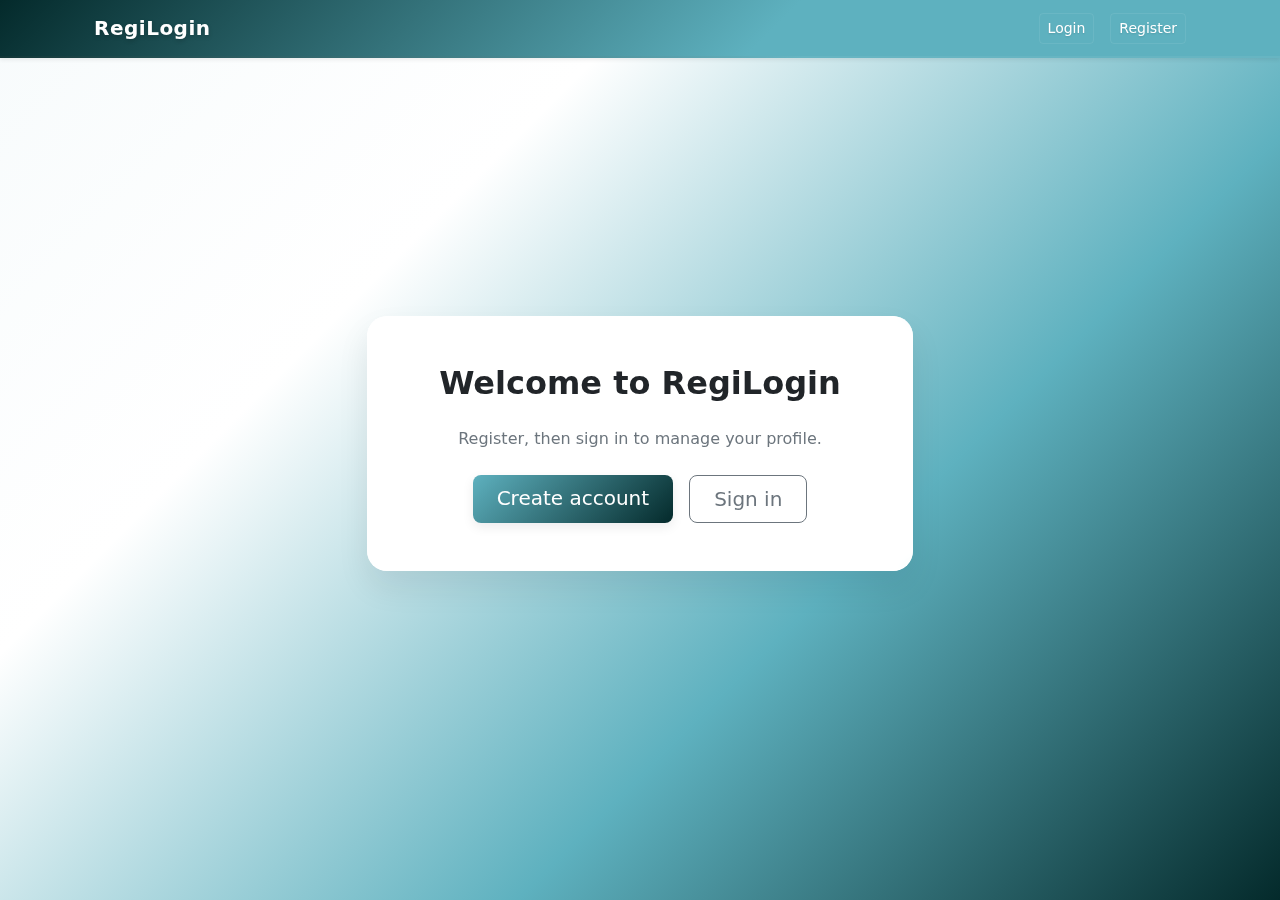
<file: public/index.html>
<!DOCTYPE html>
<html lang="en">
<head>
  <meta charset="UTF-8" />
  <meta name="viewport" content="width=device-width, initial-scale=1" />
  <title>RegiLogin</title>
  <link rel="icon" type="image/svg+xml" href="../assets/favicon.svg?v=1" />
  <link rel="alternate icon" type="image/svg+xml" href="../assets/icon.svg?v=1" />
  <link rel="shortcut icon" type="image/svg+xml" href="../assets/favicon.svg?v=1" />
  <link href="https://cdn.jsdelivr.net/npm/bootstrap@5.3.3/dist/css/bootstrap.min.css" rel="stylesheet" crossorigin="anonymous">
  <link rel="stylesheet" href="../css/style.css" />
</head>
<body class="auth-page">
  <nav class="navbar navbar-warm shadow-sm">
    <div class="container-fluid container-lg px-3 px-md-4">
      <a class="navbar-brand fw-bold" href="index.html">RegiLogin</a>
      <div class="d-flex">
        <ul class="navbar-nav ms-auto align-items-center gap-2 gap-lg-3 flex-row">
          <li class="nav-item"><a class="btn btn-outline-light btn-sm" href="login.html">Login</a></li>
          <li class="nav-item"><a class="btn btn-outline-light btn-sm" href="register.html">Register</a></li>
        </ul>
      </div>
    </div>
  </nav>

  <main class="container py-4 py-md-5">
    <div class="row justify-content-center align-items-center min-vh-75">
      <div class="col-11 col-sm-10 col-md-8 col-lg-7 col-xl-6">
        <div class="card shadow-lg border-0 auth-card">
          <div class="card-body p-3 p-sm-4 p-md-5 text-center">
            <h1 class="h2 h3-sm mb-3 mb-md-4 fw-bold">Welcome to RegiLogin</h1>
            <p class="text-secondary mb-4 fs-6">Register, then sign in to manage your profile.</p>
            <div class="d-grid d-sm-flex gap-2 gap-sm-3 justify-content-center flex-wrap">
              <a class="btn btn-brand btn-lg px-4 py-2" href="register.html">Create account</a>
              <a class="btn btn-outline-secondary btn-lg px-4 py-2" href="login.html">Sign in</a>
            </div>
          </div>
        </div>
      </div>
    </div>
  </main>

  <script src="https://code.jquery.com/jquery-3.7.1.min.js" crossorigin="anonymous"></script>
  <script src="https://cdn.jsdelivr.net/npm/bootstrap@5.3.3/dist/js/bootstrap.bundle.min.js" crossorigin="anonymous"></script>
</body>
 </html>
</file>
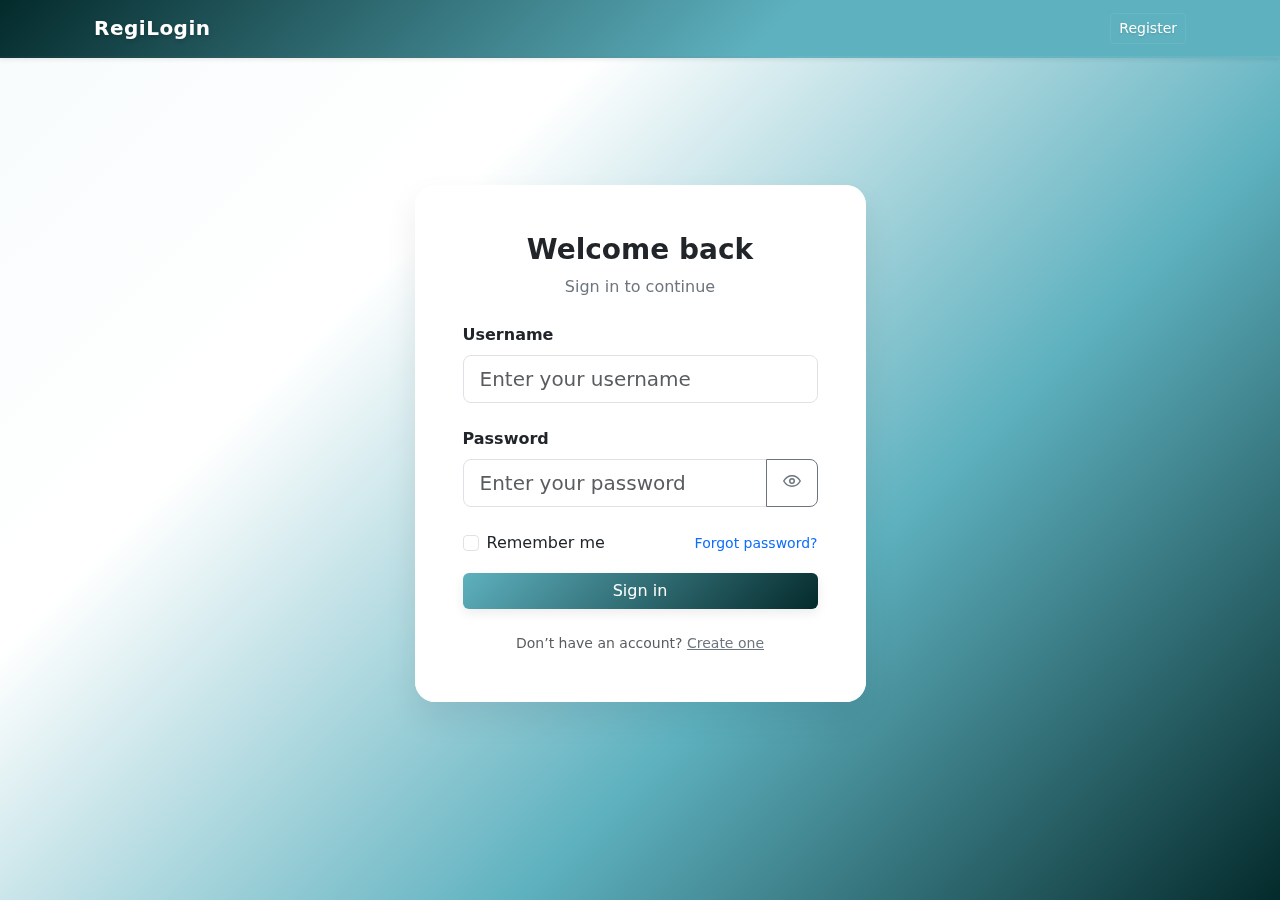
<file: public/login.html>
<!DOCTYPE html>
<html lang="en">
<head>
  <meta charset="UTF-8" />
  <meta name="viewport" content="width=device-width, initial-scale=1" />
  <title>Login • RegiLogin</title>
  <link rel="icon" type="image/svg+xml" href="../assets/favicon.svg?v=1" />
  <link rel="alternate icon" type="image/svg+xml" href="../assets/icon.svg?v=1" />
  <link rel="shortcut icon" type="image/svg+xml" href="../assets/favicon.svg?v=1" />
  <link href="https://cdn.jsdelivr.net/npm/bootstrap@5.3.3/dist/css/bootstrap.min.css" rel="stylesheet" integrity="sha384-QWTKZyjpPEjISv5WaRU9OFeRpok6YctnYmDr5pNlyT2bRjXh0JMhjY6hW+ALEwIH" crossorigin="anonymous">
  <link rel="stylesheet" href="../css/style.css" />
</head>
<body class="auth-page">
  <nav class="navbar navbar-warm shadow-sm">
    <div class="container-fluid container-lg px-3 px-md-4">
      <a class="navbar-brand fw-bold" href="login.html">RegiLogin</a>
      <div class="d-flex">
        <ul class="navbar-nav ms-auto align-items-center gap-2 gap-lg-3 flex-row">
          <li class="nav-item"><a class="btn btn-outline-light btn-sm" href="register.html">Register</a></li>
        </ul>
      </div>
    </div>
  </nav>

  <main class="container py-4 py-md-5">
    <div class="row justify-content-center align-items-center min-vh-75">
      <div class="col-11 col-sm-10 col-md-8 col-lg-6 col-xl-5">
        <div class="card shadow-lg border-0 auth-card">
          <div class="card-body p-3 p-sm-4 p-md-5">
            <div class="mb-4 text-center">
              <h1 class="h3 mb-2 fw-bold">Welcome back</h1>
              <p class="text-secondary mb-0 fs-6">Sign in to continue</p>
            </div>
            <form id="loginForm" novalidate>
              <div class="mb-3 mb-md-4">
                <label for="username" class="form-label fw-semibold">Username</label>
                <input type="text" class="form-control form-control-lg" id="username" autocomplete="username" required aria-required="true" placeholder="Enter your username" />
                <div class="invalid-feedback">Please enter your username.</div>
              </div>
              <div class="mb-3 mb-md-4">
                <label for="password" class="form-label fw-semibold">Password</label>
                <div class="input-group input-group-lg" id="passwordGroup">
                  <input type="password" class="form-control" id="password" autocomplete="current-password" required aria-required="true" placeholder="Enter your password" />
                  <button class="btn btn-outline-secondary" type="button" id="togglePassword" aria-label="Show password">
                    <span class="pw-eye" aria-hidden="true">
                      <svg width="18" height="18" viewBox="0 0 24 24" fill="none" stroke="currentColor" stroke-width="2" stroke-linecap="round" stroke-linejoin="round">
                        <path d="M1 12s4-7 11-7 11 7 11 7-4 7-11 7S1 12 1 12Z" />
                        <circle cx="12" cy="12" r="3" />
                      </svg>
                    </span>
                  </button>
                </div>
                <div class="invalid-feedback">Please enter your password.</div>
              </div>
              <div class="d-flex justify-content-between align-items-center mb-3">
                <div class="form-check">
                  <input class="form-check-input" type="checkbox" value="1" id="rememberMe">
                  <label class="form-check-label" for="rememberMe">Remember me</label>
                </div>
                <a class="small text-decoration-none" href="#" aria-disabled="true">Forgot password?</a>
              </div>
              <div class="d-grid">
                <button type="submit" class="btn btn-brand" id="btnLogin">
                  <span class="spinner-border spinner-border-sm me-2 d-none" role="status" aria-hidden="true" id="btnSpinner"></span>
                  <span>Sign in</span>
                </button>
              </div>
            </form>
            <div id="loginAlert" class="alert mt-3 d-none" role="alert" aria-live="polite"></div>
            <p class="text-center text-muted mt-4 mb-0 small">Don’t have an account? <a href="register.html" class="link-secondary">Create one</a></p>

          </div>
        </div>
      </div>
    </div>
  </main>

  <script src="https://code.jquery.com/jquery-3.7.1.min.js" integrity="sha256-/JqT3SQfawRcv/BIHPThkBvs0OEvtFFmqPF/lYI/Cxo=" crossorigin="anonymous"></script>
  <script src="https://cdn.jsdelivr.net/npm/bootstrap@5.3.3/dist/js/bootstrap.bundle.min.js" integrity="sha384-YvpcrYf0tY3lHB60NNkmXc5s9fDVZLESaAA55NDzOxhy9GkcIdslK1eN7N6jIeHz" crossorigin="anonymous"></script>
  <script src="../js/login.js"></script>
</body>
</html>
</file>
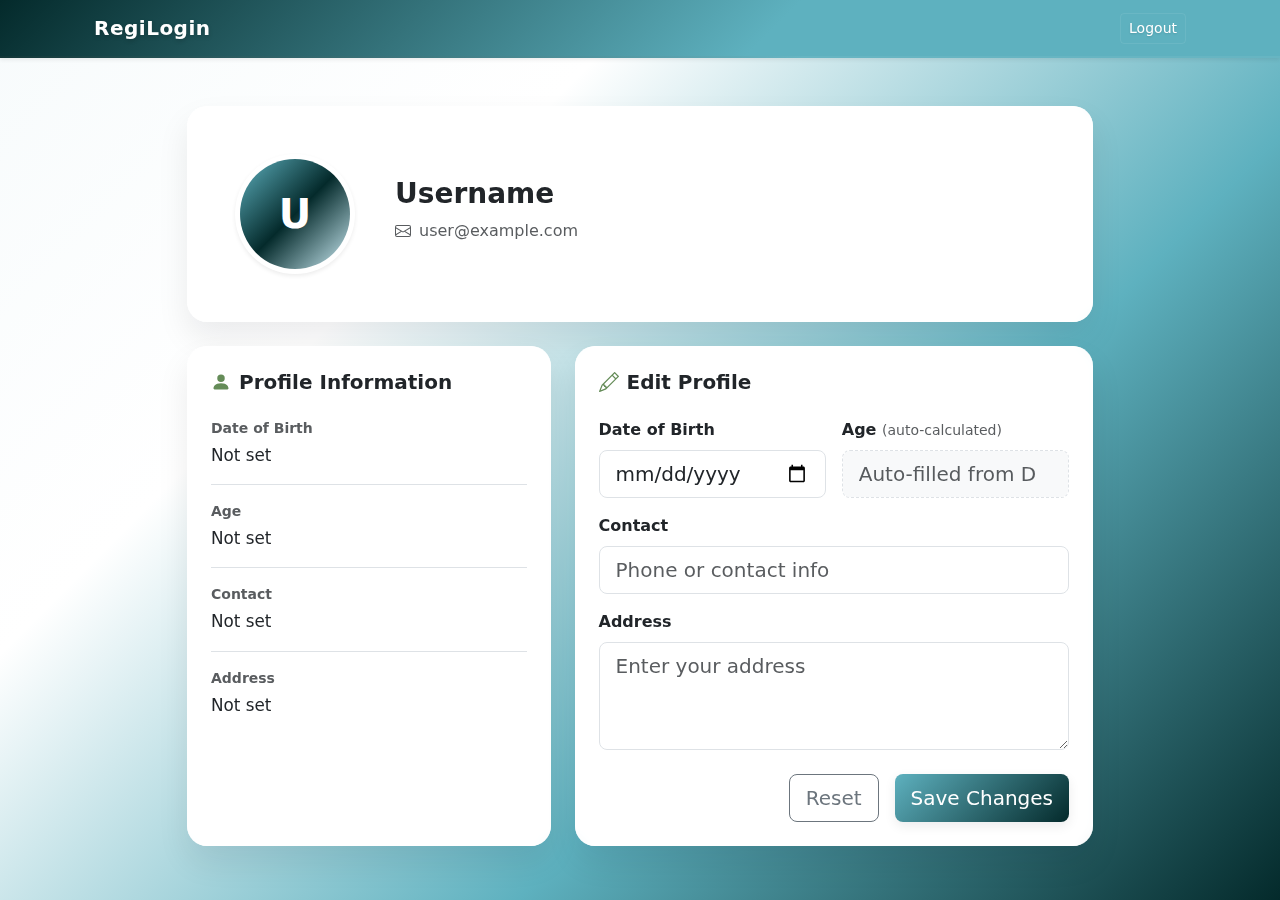
<file: public/profile.html>
<!DOCTYPE html>
<html lang="en">
<head>
  <meta charset="UTF-8" />
  <meta name="viewport" content="width=device-width, initial-scale=1" />
  <title>Profile • RegiLogin</title>
  <link rel="icon" type="image/svg+xml" href="../assets/favicon.svg?v=1" />
  <link rel="alternate icon" type="image/svg+xml" href="../assets/icon.svg?v=1" />
  <link rel="shortcut icon" type="image/svg+xml" href="../assets/favicon.svg?v=1" />
  <link href="https://cdn.jsdelivr.net/npm/bootstrap@5.3.3/dist/css/bootstrap.min.css" rel="stylesheet" integrity="sha384-QWTKZyjpPEjISv5WaRU9OFeRpok6YctnYmDr5pNlyT2bRjXh0JMhjY6hW+ALEwIH" crossorigin="anonymous">
  <link rel="stylesheet" href="../css/style.css" />
</head>
<body class="auth-page">
  <nav class="navbar navbar-warm shadow-sm">
    <div class="container-fluid container-lg px-3 px-md-4">
      <a class="navbar-brand fw-bold" href="profile.html">RegiLogin</a>
      <div class="d-flex">
        <ul class="navbar-nav ms-auto align-items-center gap-2 gap-lg-3 flex-row">
          <li class="nav-item"><button id="logoutBtn" class="btn btn-outline-light btn-sm">Logout</button></li>
        </ul>
      </div>
    </div>
  </nav>

  <main class="container-fluid container-lg py-4 py-md-5 px-3 px-md-4">
    <!-- User Profile Header Card -->
    <div class="row justify-content-center mb-4">
      <div class="col-12 col-xl-10">
        <div class="card shadow-lg border-0 auth-card">
          <div class="card-body p-4 p-md-5">
            <div class="row align-items-center">
              <div class="col-auto text-center">
                <div class="position-relative d-inline-block">
                  <div class="profile-avatar-wrapper rounded-circle shadow-sm bg-white d-flex align-items-center justify-content-center" style="width: 120px; height: 120px;">
                      <div id="userAvatar" class="rounded-circle d-flex align-items-center justify-content-center text-white fw-bold" style="width: 110px; height: 110px; font-size: 2.5rem; background: linear-gradient(135deg, #5eb1bf 0%, #042a2b 50%, #cdedf6 100%);">
                      <span id="avatarInitials">U</span>
                    </div>
                  </div>
                </div>
              </div>
              <div class="col">
                <div class="ms-3">
                  <h1 class="h3 mb-2 fw-bold" id="displayUsername">Username</h1>
                  <p class="mb-2 text-muted d-flex align-items-center">
                    <svg xmlns="http://www.w3.org/2000/svg" width="16" height="16" fill="currentColor" class="me-2" viewBox="0 0 16 16">
                      <path d="M0 4a2 2 0 0 1 2-2h12a2 2 0 0 1 2 2v8a2 2 0 0 1-2 2H2a2 2 0 0 1-2-2V4Zm2-1a1 1 0 0 0-1 1v.217l7 4.2 7-4.2V4a1 1 0 0 0-1-1H2Zm13 2.383-4.708 2.825L15 11.105V5.383Zm-.034 6.876-5.64-3.471L8 9.583l-1.326-.795-5.64 3.47A1 1 0 0 0 2 13h12a1 1 0 0 0 .966-.741ZM1 11.105l4.708-2.897L1 5.383v5.722Z"/>
                    </svg>
                    <span id="displayEmail">user@example.com</span>
                  </p>
                  <div class="d-flex flex-wrap gap-2">
                    <span class="badge badge-age" id="ageDisplay" style="display: none;">
                      <svg xmlns="http://www.w3.org/2000/svg" width="14" height="14" fill="currentColor" class="me-1" viewBox="0 0 16 16">
                        <path d="M16 8A8 8 0 1 1 0 8a8 8 0 0 1 16 0zM8 4a.905.905 0 0 0-.9.995l.35 3.507a.552.552 0 0 0 1.1 0l.35-3.507A.905.905 0 0 0 8 4zm.002 6a1 1 0 1 0 0 2 1 1 0 0 0 0-2z"/>
                      </svg>
                      <span id="ageBadgeText">Age: —</span>
                    </span>
                    <span class="badge badge-contact" id="contactDisplay" style="display: none;">
                      <svg xmlns="http://www.w3.org/2000/svg" width="14" height="14" fill="currentColor" class="me-1" viewBox="0 0 16 16">
                        <path d="M3.654 1.328a.678.678 0 0 0-1.015-.063L1.605 2.3c-.483.484-.661 1.169-.45 1.77a17.568 17.568 0 0 0 4.168 6.608 17.569 17.569 0 0 0 6.608 4.168c.601.211 1.286.033 1.77-.45l1.034-1.034a.678.678 0 0 0-.063-1.015l-2.307-1.794a.678.678 0 0 0-.58-.122l-2.19.547a1.745 1.745 0 0 1-1.657-.459L5.482 8.062a1.745 1.745 0 0 1-.46-1.657l.548-2.19a.678.678 0 0 0-.122-.58L3.654 1.328zM1.884.511a1.745 1.745 0 0 1 2.612.163L6.29 2.98c.329.423.445.974.315 1.494l-.547 2.19a.678.678 0 0 0 .178.643l2.457 2.457a.678.678 0 0 0 .644.178l2.189-.547a1.745 1.745 0 0 1 1.494.315l2.306 1.794c.829.645.905 1.87.163 2.611l-1.034 1.034c-.74.74-1.846 1.065-2.877.702a18.634 18.634 0 0 1-7.01-4.42 18.634 18.634 0 0 1-4.42-7.009c-.362-1.03-.037-2.137.703-2.877L1.885.511z"/>
                      </svg>
                      <span id="contactBadgeText">Contact</span>
                    </span>
                  </div>
                </div>
              </div>
            </div>
          </div>
        </div>
      </div>
    </div>

    <!-- Profile Details Section -->
    <div class="row justify-content-center">
      <div class="col-12 col-xl-10">
        <div class="row g-3 g-md-4">
          <!-- Profile Information Display -->
          <div class="col-12 col-lg-5">
            <div class="card shadow-lg border-0 auth-card h-100">
              <div class="card-body p-4">
                <h2 class="h5 mb-4 fw-bold d-flex align-items-center">
                  <svg xmlns="http://www.w3.org/2000/svg" width="20" height="20" fill="currentColor" class="me-2" style="color: #658C58;" viewBox="0 0 16 16">
                    <path d="M3 14s-1 0-1-1 1-4 6-4 6 3 6 4-1 1-1 1H3Zm5-6a3 3 0 1 0 0-6 3 3 0 0 0 0 6Z"/>
                  </svg>
                  Profile Information
                </h2>
                <div id="profileInfoDisplay">
                  <div class="mb-3 pb-3 border-bottom">
                    <label class="text-muted small fw-semibold d-block mb-1">Date of Birth</label>
                    <p class="mb-0 fw-medium" id="displayDob">Not set</p>
                  </div>
                  <div class="mb-3 pb-3 border-bottom">
                    <label class="text-muted small fw-semibold d-block mb-1">Age</label>
                    <p class="mb-0 fw-medium" id="displayAge">Not set</p>
                  </div>
                  <div class="mb-3 pb-3 border-bottom">
                    <label class="text-muted small fw-semibold d-block mb-1">Contact</label>
                    <p class="mb-0 fw-medium text-break" id="displayContact">Not set</p>
                  </div>
                  <div>
                    <label class="text-muted small fw-semibold d-block mb-1">Address</label>
                    <p class="mb-0 fw-medium" id="displayAddress">Not set</p>
                  </div>
                </div>
              </div>
            </div>
          </div>

          <!-- Profile Edit Form -->
          <div class="col-12 col-lg-7">
            <div class="card shadow-lg border-0 auth-card h-100">
              <div class="card-body p-4">
                <h2 class="h5 mb-4 fw-bold d-flex align-items-center">
                  <svg xmlns="http://www.w3.org/2000/svg" width="20" height="20" fill="currentColor" class="me-2" style="color: #658C58;" viewBox="0 0 16 16">
                    <path d="M12.146.146a.5.5 0 0 1 .708 0l3 3a.5.5 0 0 1 0 .708l-10 10a.5.5 0 0 1-.168.11l-5 2a.5.5 0 0 1-.65-.65l2-5a.5.5 0 0 1 .11-.168l10-10zM11.207 2.5 13.5 4.793 14.793 3.5 12.5 1.207 11.207 2.5zm1.586 3L10.5 3.207 4 9.707V10h.5a.5.5 0 0 1 .5.5v.5h.5a.5.5 0 0 1 .5.5v.5h.293l6.5-6.5zm-9.761 5.175-.106.106-1.528 3.821 3.821-1.528.106-.106A.5.5 0 0 1 5 12.5V12h-.5a.5.5 0 0 1-.5-.5V11h-.5a.5.5 0 0 1-.468-.325z"/>
                  </svg>
                  Edit Profile
                </h2>
                <form id="profileForm" novalidate>
                  <div class="row g-3">
                    <div class="col-12 col-sm-6">
                      <label class="form-label fw-semibold" for="dob">Date of Birth</label>
                      <input type="date" class="form-control form-control-lg" id="dob" />
                    </div>
                    <div class="col-12 col-sm-6">
                      <label class="form-label fw-semibold" for="age">Age <small class="text-muted fw-normal">(auto-calculated)</small></label>
                      <input type="number" class="form-control form-control-lg bg-light" id="age" min="1" max="120" placeholder="Auto-filled from DOB" readonly />
                    </div>
                    <div class="col-12">
                      <label class="form-label fw-semibold" for="contact">Contact</label>
                      <input type="text" class="form-control form-control-lg" id="contact" maxlength="64" placeholder="Phone or contact info" />
                    </div>
                    <div class="col-12">
                      <label class="form-label fw-semibold" for="address">Address</label>
                      <textarea class="form-control form-control-lg" id="address" rows="3" maxlength="256" placeholder="Enter your address"></textarea>
                    </div>
                  </div>
                  <div class="d-flex flex-column flex-sm-row justify-content-end gap-2 gap-sm-3 mt-4">
                    <button type="button" class="btn btn-outline-secondary btn-lg order-2 order-sm-1" id="btnReset" title="Clear fields">Reset</button>
                    <button type="submit" class="btn btn-brand btn-lg order-1 order-sm-2" id="btnSave">
                      <span class="spinner-border spinner-border-sm me-2 d-none" role="status" aria-hidden="true" id="saveSpinner"></span>
                      <span>Save Changes</span>
                    </button>
                  </div>
                </form>
                <div id="profileAlert" class="alert mt-3 d-none" role="alert" aria-live="polite"></div>
              </div>
            </div>
          </div>
        </div>
      </div>
    </div>
  </main>

  <script src="https://code.jquery.com/jquery-3.7.1.min.js" integrity="sha256-/JqT3SQfawRcv/BIHPThkBvs0OEvtFFmqPF/lYI/Cxo=" crossorigin="anonymous"></script>
  <script src="https://cdn.jsdelivr.net/npm/bootstrap@5.3.3/dist/js/bootstrap.bundle.min.js" integrity="sha384-YvpcrYf0tY3lHB60NNkmXc5s9fDVZLESaAA55NDzOxhy9GkcIdslK1eN7N6jIeHz" crossorigin="anonymous"></script>
  <script src="../js/profile.js"></script>
</body>
</html>
</file>
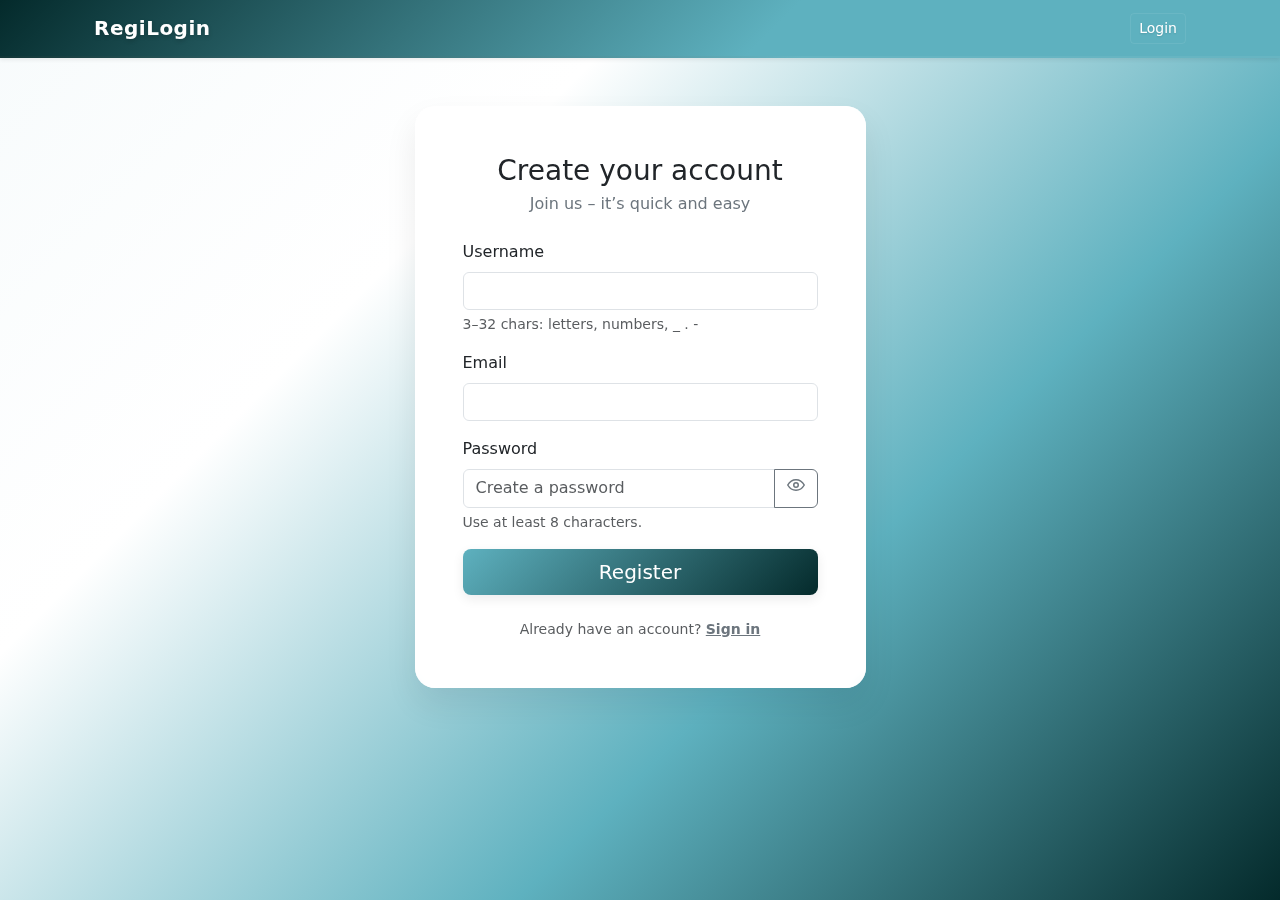
<file: public/register.html>
<!DOCTYPE html>
<html lang="en">
<head>
  <meta charset="UTF-8" />
  <meta name="viewport" content="width=device-width, initial-scale=1" />
  <title>Register • RegiLogin</title>
  <link rel="icon" type="image/svg+xml" href="../assets/favicon.svg?v=1" />
  <link rel="alternate icon" type="image/svg+xml" href="../assets/icon.svg?v=1" />
  <link rel="shortcut icon" type="image/svg+xml" href="../assets/favicon.svg?v=1" />
  <link href="https://cdn.jsdelivr.net/npm/bootstrap@5.3.3/dist/css/bootstrap.min.css" rel="stylesheet" integrity="sha384-QWTKZyjpPEjISv5WaRU9OFeRpok6YctnYmDr5pNlyT2bRjXh0JMhjY6hW+ALEwIH" crossorigin="anonymous">
  <link rel="stylesheet" href="../css/style.css" />
</head>
<body class="auth-page">
  <nav class="navbar navbar-warm shadow-sm">
    <div class="container-fluid container-lg px-3 px-md-4">
      <a class="navbar-brand fw-bold" href="login.html">RegiLogin</a>
      <div class="d-flex">
        <ul class="navbar-nav ms-auto align-items-center gap-2 gap-lg-3 flex-row">
          <li class="nav-item"><a class="btn btn-outline-light btn-sm" href="login.html">Login</a></li>
        </ul>
      </div>
    </div>
  </nav>

  <main class="container py-5">
    <div class="row justify-content-center">
      <div class="col-md-7 col-lg-6 col-xl-5">
        <div class="card shadow-lg auth-card">
          <div class="card-body p-4 p-md-5">
            <div class="mb-4 text-center">
              <h1 class="h3 mb-1">Create your account</h1>
              <p class="text-secondary mb-0">Join us – it’s quick and easy</p>
            </div>
            <form id="registerForm" novalidate>
              <div class="mb-3">
                <label for="username" class="form-label">Username</label>
                <input type="text" class="form-control" id="username" required minlength="3" maxlength="32" pattern="^[a-zA-Z0-9_.-]{3,32}$" autocomplete="username" aria-required="true" />
                <div class="form-text">3–32 chars: letters, numbers, _ . -</div>
                <div class="invalid-feedback">Username format invalid.</div>
              </div>
              <div class="mb-3">
                <label for="email" class="form-label">Email</label>
                <input type="email" class="form-control" id="email" required autocomplete="email" aria-required="true" />
                <div class="invalid-feedback">Enter a valid email.</div>
              </div>
              <div class="mb-3">
                <label for="password" class="form-label">Password</label>
                <div class="input-group">
                  <input type="password" class="form-control" id="password" required minlength="8" autocomplete="new-password" aria-required="true" placeholder="Create a password" />
                  <button class="btn btn-outline-secondary" type="button" id="toggleRegPassword" aria-label="Show password">
                    <span class="pw-eye" aria-hidden="true">
                      <svg width="18" height="18" viewBox="0 0 24 24" fill="none" stroke="currentColor" stroke-width="2" stroke-linecap="round" stroke-linejoin="round">
                        <path d="M1 12s4-7 11-7 11 7 11 7-4 7-11 7S1 12 1 12Z" />
                        <circle cx="12" cy="12" r="3" />
                      </svg>
                    </span>
                  </button>
                </div>
                <div class="form-text small">Use at least 8 characters.</div>
                <div class="invalid-feedback">Password must be 8+ characters.</div>
              </div>
              <div class="d-grid gap-2">
                <button type="submit" class="btn btn-brand btn-lg" id="btnRegister">
                  <span class="spinner-border spinner-border-sm me-2 d-none" role="status" aria-hidden="true" id="regSpinner"></span>
                  <span>Register</span>
                </button>
              </div>
            </form>
            <div id="registerAlert" class="alert mt-3 d-none" role="alert" aria-live="polite"></div>
            <p class="text-center text-muted mt-4 mb-0 small">Already have an account? <a href="login.html" class="link-secondary fw-semibold">Sign in</a></p>
            <p class="text-center text-muted mt-2 mb-0 small d-none d-md-block">Warm theme for a welcoming first impression.</p>
          </div>
        </div>
      </div>
    </div>
  </main>

  <script src="https://code.jquery.com/jquery-3.7.1.min.js" integrity="sha256-/JqT3SQfawRcv/BIHPThkBvs0OEvtFFmqPF/lYI/Cxo=" crossorigin="anonymous"></script>
  <script src="https://cdn.jsdelivr.net/npm/bootstrap@5.3.3/dist/js/bootstrap.bundle.min.js" integrity="sha384-YvpcrYf0tY3lHB60NNkmXc5s9fDVZLESaAA55NDzOxhy9GkcIdslK1eN7N6jIeHz" crossorigin="anonymous"></script>
  <script src="../js/register.js"></script>
</body>
</html>
</file>
<file: css/style.css>
/* Minimal global styles to complement Bootstrap */
:root {
	/* User Coolors palette:
	   1: #042a2b  deep teal
	   2: #5eb1bf  teal
	   3: #cdedf6  pale blue
	   4: #ef7b45  orange
	   5: #d84727  red-orange */
	--brand-1: #042a2b;
	--brand-2: #5eb1bf;
	--brand-3: #cdedf6;
	--brand-4: #ef7b45;
	--brand-5: #d84727;
	/* semantic variables used by the UI */
	--brand: var(--brand-2);
	--muted: var(--brand-3);
	--accent: var(--brand-4);
	--danger: var(--brand-5);
	--cream:  rgba(255,255,255,0.96);
	--pale:   #f7fbfc; /* very light neutral matching pale blue */
	--text-dark: #071319;
	--text-light:#ffffff;
}
body { background-color: var(--pale); color: var(--text-dark); }
.card { border: 0; }
.card .card-body { background: #ffffff; }

/* Forms */
form .form-control.is-invalid { border-color: #dc3545; }
form .form-control.is-valid { border-color: var(--muted); }

/* Utilities */
.d-none { display: none !important; }
.min-vh-75 { min-height: 75vh !important; }
.text-break { word-wrap: break-word !important; word-break: break-word !important; }

/* Auth pages enhancements */
.auth-page {
	min-height: 100vh;
	background: linear-gradient(135deg, var(--pale) 0%, var(--cream) 30%, var(--brand-2) 65%, var(--brand-1) 100%);
	background-attachment: fixed;
}
.auth-page .navbar {
	background: linear-gradient(135deg, var(--brand-1) 0%, var(--brand-2) 60%) !important;
	backdrop-filter: saturate(120%) blur(6px);
}
.auth-card {
	border-radius: 1.5rem;
	box-shadow: 0 1rem 2rem rgba(7,19,25,0.08) !important;
	animation: fadeInUp .35s ease-out both;
	overflow: hidden;
}
.auth-page .card .card-body,
.auth-card .card-body {
	background: rgba(255,255,255,0.95);
	backdrop-filter: blur(6px);
	border-radius: inherit;
	overflow: hidden;
}
.auth-page .form-control:focus {
	border-color: rgba(94,177,191,0.9); /* brand-2 */
	box-shadow: 0 0 0 .2rem rgba(94,177,191,0.12);
}
.pw-eye { display: inline-flex; align-items: center; line-height: 1; }

/* Blink animation for password visibility toggle */
@keyframes pwBlink {
	0% { opacity: 1; transform: scale(1); }
	50% { opacity: 0.25; transform: scale(0.95); }
	100% { opacity: 1; transform: scale(1); }
}
.pw-eye.blink {
	animation: pwBlink .28s ease-in-out both;
}

/* Themed Navbar */
.navbar-warm {
	background: linear-gradient(135deg, var(--brand-1) 0%, var(--brand-2) 50%, var(--muted) 100%);
	backdrop-filter: blur(10px) saturate(100%);
	box-shadow: 0 0.5rem 1rem rgba(7,19,25,0.18);
	border-bottom: 2px solid rgba(255,255,255,0.06);
}
.navbar-warm .navbar-brand {
	font-weight: 700;
	letter-spacing: .5px;
	color: var(--text-light) !important;
	text-shadow: 0 2px 4px rgba(0,0,0,0.18);
}
.navbar-warm .nav-link, .navbar-warm .btn-outline-light {
	border-color: rgba(255,255,255,0.08);
	color: var(--text-light);
	text-shadow: 0 1px 2px rgba(0,0,0,0.12);
}
.navbar-warm .btn-outline-light:hover, .navbar-warm .btn-outline-light:focus {
	background: rgba(255,255,255,0.04);
	color: var(--text-light);
	transform: translateY(-1px);
	box-shadow: 0 4px 8px rgba(0,0,0,0.12);
}
.navbar-warm .btn-outline-light:active {
	background: rgba(255,255,255,0.06);
	transform: translateY(0);
}

/* Responsive enhancements */
@media (max-width: 575.98px) {
	.navbar-warm .btn-outline-light { padding: .35rem .75rem; font-size: .8rem; }
	.navbar-warm .navbar-brand { font-size: 1.05rem; }
	.auth-card { border-radius: .75rem; }
	.card-body { padding: 1rem !important; }
}

@media (min-width: 576px) and (max-width: 767.98px) {
	.card-body { padding: 1.25rem !important; }
}

@media (min-width: 768px) {
	.auth-card { border-radius: 1.25rem; }
}

/* Brand button */
.btn-brand {
	color: var(--text-light);
	background: linear-gradient(135deg, var(--brand-2), var(--brand-1));
	border: none;
	box-shadow: 0 4px 12px rgba(7,19,25,0.08);
}
.btn-brand:hover, .btn-brand:focus {
	color: var(--text-light);
	background: linear-gradient(135deg, var(--brand-1), var(--brand-2));
	box-shadow: 0 6px 16px rgba(7,19,25,0.12);
}

/* Avatar and badge colors using the palette */
#userAvatar {
	transition: all 0.3s ease;
	background: linear-gradient(135deg, var(--brand-2) 0%, var(--brand-1) 50%, var(--brand-3) 100%);
	color: var(--text-light);
}
.badge-age {
	background: linear-gradient(135deg, var(--brand-4), var(--brand-5));
	color: var(--text-light);
}
.badge-contact {
	background: linear-gradient(135deg, var(--brand-2), var(--muted));
	color: var(--text-dark);
}

/* Welcome card: dark/black box using palette accents */
.welcome-card {
	position: relative;
	background: linear-gradient(180deg, #000000 0%, rgba(4,42,43,0.85) 40%);
	color: var(--text-light);
	border-radius: 1.5rem;
	overflow: hidden;
	border: 1px solid rgba(94,177,191,0.06);
}
.welcome-card .card-body {
	background: linear-gradient(180deg, rgba(0,0,0,0.45), rgba(0,0,0,0.25));
	border-radius: inherit;
	overflow: hidden;
}
.welcome-card .navbar-brand, .welcome-card h1, .welcome-card .h1, .welcome-card .h2 {
	color: var(--text-light) !important;
}
.welcome-card .btn-brand {
	background: linear-gradient(135deg, var(--brand-2), var(--brand-1));
}
.welcome-card .btn-outline-secondary {
	color: var(--text-light);
	border-color: rgba(255,255,255,0.08);
}

/* Avatar and badge colors using the palette */
#userAvatar {
	transition: all 0.3s ease;
	background: linear-gradient(135deg, var(--brand-1) 0%, var(--brand-2) 50%, var(--brand-3) 100%);
	color: var(--text-light);
}
.badge-age {
	background: linear-gradient(135deg, var(--brand-3), var(--brand-2));
	color: var(--text-light);
}
.badge-contact {
	background: linear-gradient(135deg, var(--brand-7), var(--brand-8));
	color: var(--text-light);
}
.btn-brand:disabled {
	opacity: .85;
}

@keyframes fadeInUp {
	from { opacity: 0; transform: translate3d(0, 10px, 0); }
	to { opacity: 1; transform: translate3d(0, 0, 0); }
}

/* Profile Page Styles */
.profile-avatar-wrapper {
	border: 3px solid rgba(255,255,255,0.9);
	transition: all 0.3s ease;
}

.profile-avatar-wrapper:hover {
	transform: scale(1.05);
	box-shadow: 0 0.5rem 1.5rem rgba(0,0,0,0.2) !important;
}

#userAvatar {
	transition: all 0.3s ease;
}

.badge {
	font-weight: 500;
	padding: 0.5rem 0.75rem;
	font-size: 0.85rem;
}

/* Profile info display enhancements */
#profileInfoDisplay .border-bottom:last-child {
	border-bottom: none !important;
	padding-bottom: 0 !important;
	margin-bottom: 0 !important;
}

#profileInfoDisplay p {
	font-size: 1.05rem;
	transition: color 0.2s ease;
}

#profileInfoDisplay .text-primary {
	color: #658C58 !important;
}

/* Card header icons */
.card-body h2 svg {
	transition: transform 0.2s ease;
}

.card-body:hover h2 svg {
	transform: scale(1.1);
}

/* Smooth transitions */
.form-control, .btn {
	transition: all 0.2s ease;
}

/* Read-only field styling */
.form-control[readonly] {
	background-color: #f8f9fa !important;
	cursor: not-allowed;
	border-style: dashed;
}
</file>
